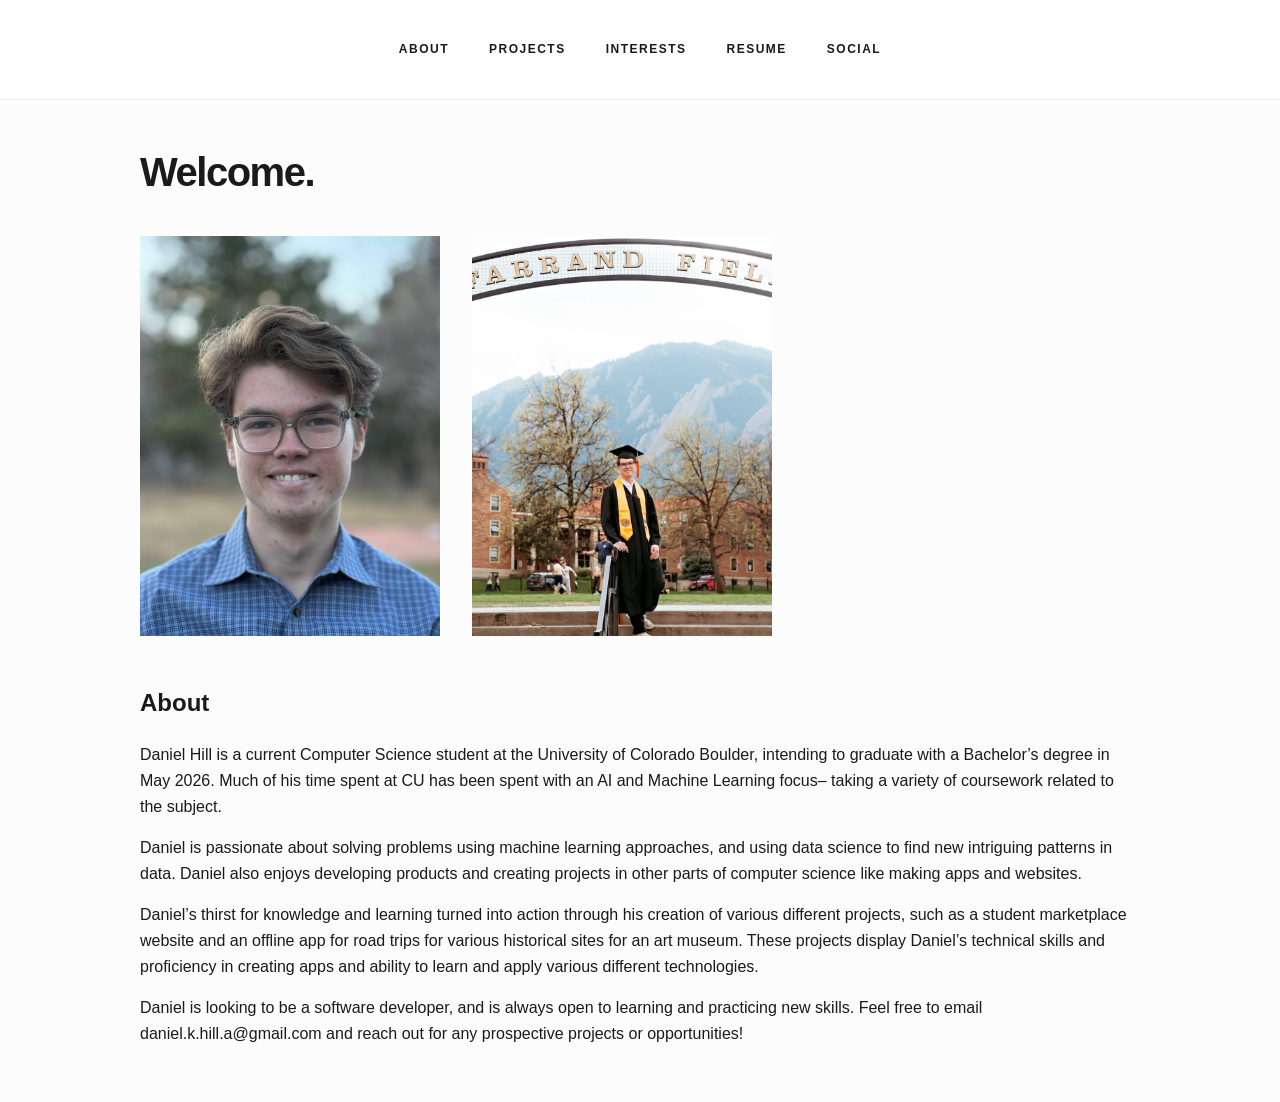
<file: index.html>
<!DOCTYPE html>
<html lang="en">
<head>
    <meta charset="UTF-8">
    <title>Portfolio | Welcome</title>
    <link rel="stylesheet" href="style.css">
</head>
<body>
    <nav>
        <a href="index.html">About</a>
        <a href="projects.html">Projects</a>
        <a href="interests.html">Interests</a>
        <a href="resume.html">Resume</a>
        <a href="social.html">Social</a>
    </nav>

    <div class="container">
        <h1>Welcome.</h1>
        <div style="display: flex; gap: 2rem; align-items: center; flex-wrap: wrap;">
            <img src="images/welcome1.jpg" alt="Professional Portrait" style="width: 300px; height: 400px; object-fit: cover;">
            <img src="images/welcome2.png" alt="Grad Photo" style="width: 300px; height: 400px; object-fit: cover;">
        </div>

        <section style="margin-top: 3rem;">
            <h2>About</h2>
            <p>
                Daniel Hill is a current Computer Science student at the University of Colorado Boulder, intending to graduate with a Bachelor’s degree in May 2026. Much of his time spent at CU has been spent with an AI and Machine Learning focus– taking a variety of coursework related to the subject.
            </p>
            <p>
                Daniel is passionate about solving problems using machine learning approaches, and using data science to find new intriguing patterns in data. Daniel also enjoys developing products and creating projects in other parts of computer science like making apps and websites.
            </p>
            <p>
                Daniel’s thirst for knowledge and learning turned into action through his creation of various different projects, such as a student marketplace website and an offline app for road trips for various historical sites for an art museum. These projects display Daniel’s technical skills and proficiency in creating apps and ability to learn and apply various different technologies.
            </p>
            <p>
                Daniel is looking to be a software developer, and is always open to learning and practicing new skills. Feel free to email daniel.k.hill.a@gmail.com and reach out for any prospective projects or opportunities!
            </p>
        </section>
    </div>
</body>
</html>
</file>
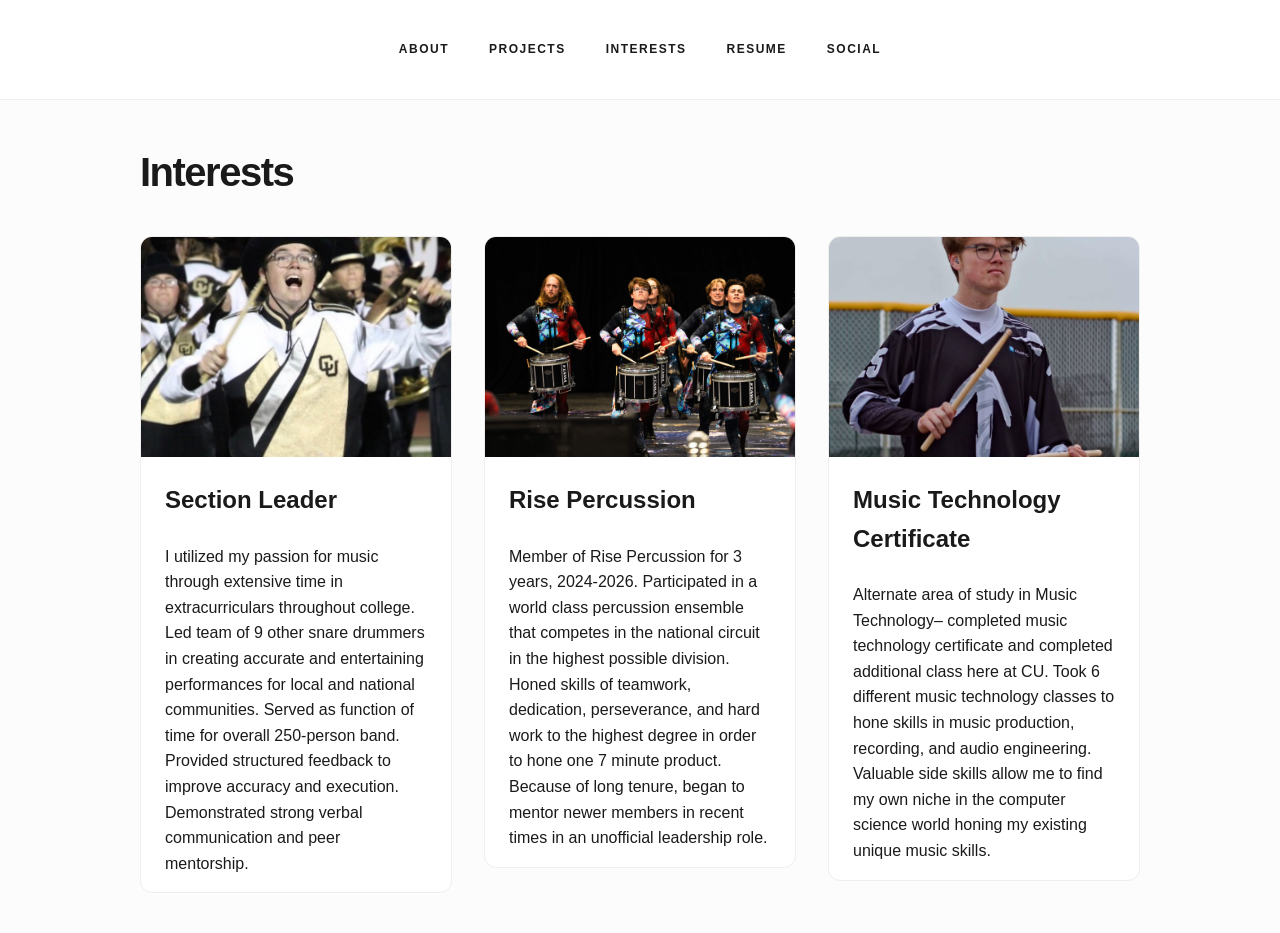
<file: interests.html>
<!DOCTYPE html>
<html lang="en">
<head>
    <meta charset="UTF-8">
    <title>Portfolio | Interests</title>
    <link rel="stylesheet" href="style.css">
</head>
<body>
    <nav>
        <a href="index.html">About</a>
        <a href="projects.html">Projects</a>
        <a href="interests.html">Interests</a>
        <a href="resume.html">Resume</a>
        <a href="social.html">Social</a>
    </nav>

    <div class="container">
        <h1>Interests</h1>
        <div class="grid">
            <div class="card">
                <img src="images/interest1.png" alt="gbmb">
                <h3>Section Leader</h3>
                <p>I utilized my passion for music through extensive time in extracurriculars throughout college. Led team of 9 other snare drummers in creating accurate and entertaining performances for local and national
communities. Served as function of time for overall 250-person band.
Provided structured feedback to improve accuracy and execution.
Demonstrated strong verbal communication and peer mentorship.
</p>
            </div>

            <div class="card">
                <img src="images/interest3.jpg" alt="rise26">
                <h3>Rise Percussion</h3>
                <p>Member of Rise Percussion for 3 years, 2024-2026. Participated in a world class percussion ensemble that competes in the national circuit in the highest possible division. Honed skills of teamwork, dedication, perseverance, and hard work to the highest degree in order to hone one 7 minute product. Because of long tenure, began to mentor newer members in recent times in an unofficial leadership role.
</p>
            </div>

            <div class="card">
                <img src="images/interest2.png" alt="rise25">
                <h3>Music Technology Certificate</h3>
                <p>Alternate area of study in Music Technology– completed music technology certificate and completed additional class here at CU. Took 6 different music technology classes to hone skills in music production, recording, and audio engineering. Valuable side skills allow me to find my own niche in the computer science world honing my existing unique music skills.
</p>
            </div>
        </div>
    </div>
</body>
</html>
</file>
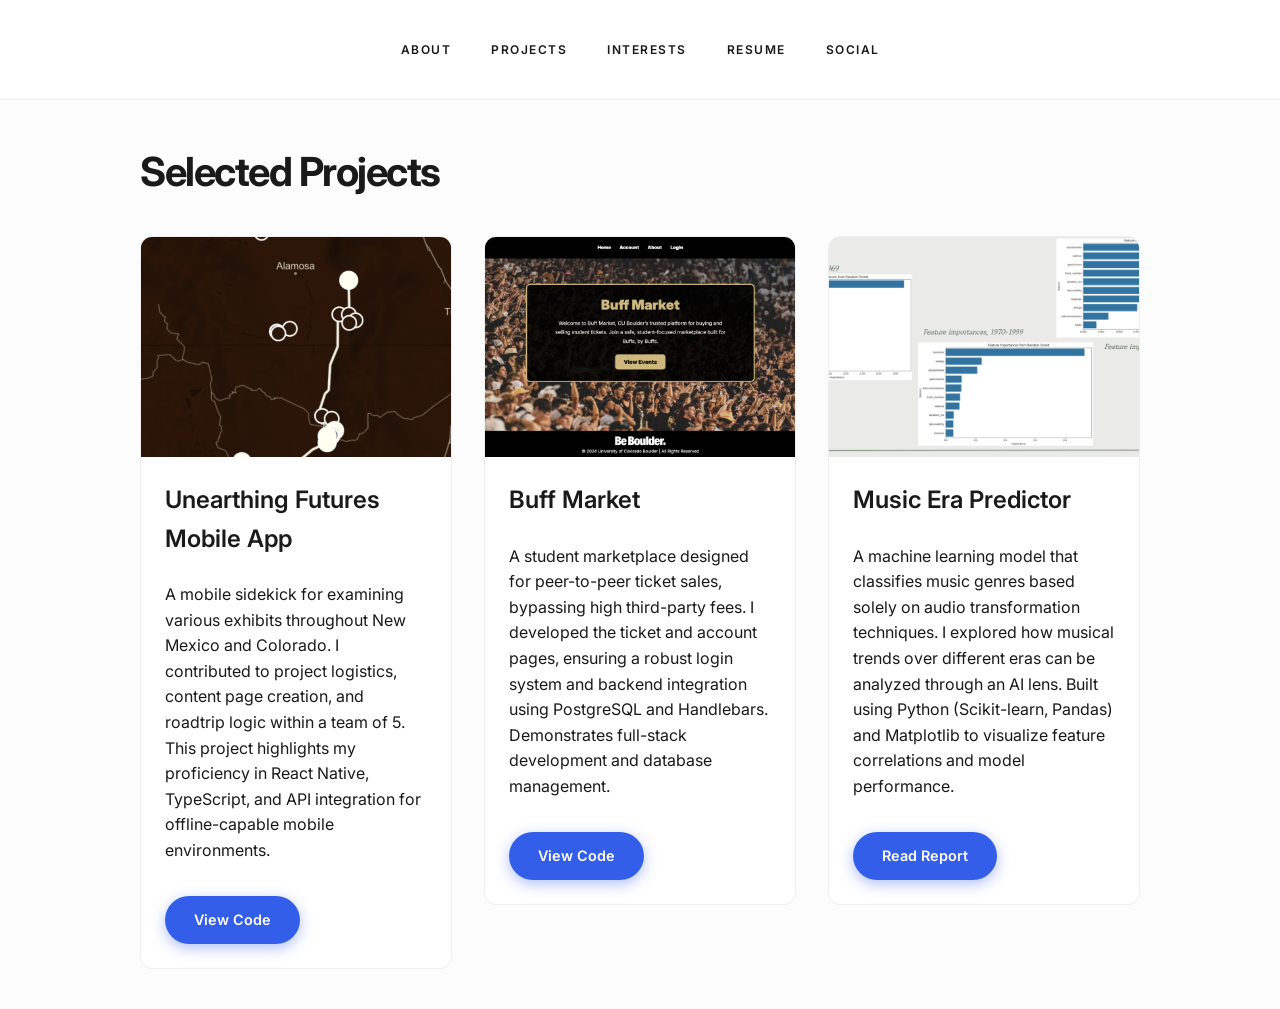
<file: projects.html>
<!DOCTYPE html>
<html lang="en">
<head>
    <meta charset="UTF-8">
    <meta name="viewport" content="width=device-width, initial-scale=1.0">
    <title>Daniel Hill | Projects</title>
    <link rel="stylesheet" href="style.css">
    <link href="https://fonts.googleapis.com/css2?family=Inter:wght@400;600;700&display=swap" rel="stylesheet">
</head>
<body>
    <nav>
        <a href="index.html">About</a>
        <a href="projects.html">Projects</a>
        <a href="interests.html">Interests</a>
        <a href="resume.html">Resume</a>
        <a href="social.html">Social</a>
    </nav>

    <div class="container">
        <h1>Selected Projects</h1>
        <div class="grid">
            
            <div class="card">
                <img src="images/project1.png" alt="Harwood Exhibit App">
                <h3>Unearthing Futures Mobile App</h3>
                <p>
                    A mobile sidekick for examining various exhibits throughout New Mexico and Colorado. 
                    I contributed to project logistics, content page creation, and roadtrip logic within 
                    a team of 5. This project highlights my proficiency in React Native, TypeScript, 
                    and API integration for offline-capable mobile environments.
                </p>
                <a href="https://github.com/Harwood-Mobile-App-Team/mobile-app" class="btn">View Code</a>
            </div>

            <div class="card">
                <img src="images/project2.png" alt="Buff Market Interface">
                <h3>Buff Market</h3>
                <p>
                    A student marketplace designed for peer-to-peer ticket sales, bypassing high 
                    third-party fees. I developed the ticket and account pages, ensuring a robust 
                    login system and backend integration using PostgreSQL and Handlebars. 
                    Demonstrates full-stack development and database management.
                </p>
                <a href="https://github.com/dahi2387/cu-marketplace" class="btn">View Code</a>
            </div>

            <div class="card">
                <img src="images/project3.png" alt="Machine Learning Data Plots">
                <h3>Music Era Predictor</h3>
                <p>
                    A machine learning model that classifies music genres based solely on audio 
                    transformation techniques. I explored how musical trends over different eras 
                    can be analyzed through an AI lens. Built using Python (Scikit-learn, Pandas) 
                    and Matplotlib to visualize feature correlations and model performance.
                </p>
                <a href="https://docs.google.com/document/d/1azVpfbRQHEJ04Wv_e_3SsCpMBQk6ki2VRdbf5UXRp2Q/edit?usp=sharing" class="btn">Read Report</a>
            </div>

        </div>
    </div>
</body>
</html>
</file>
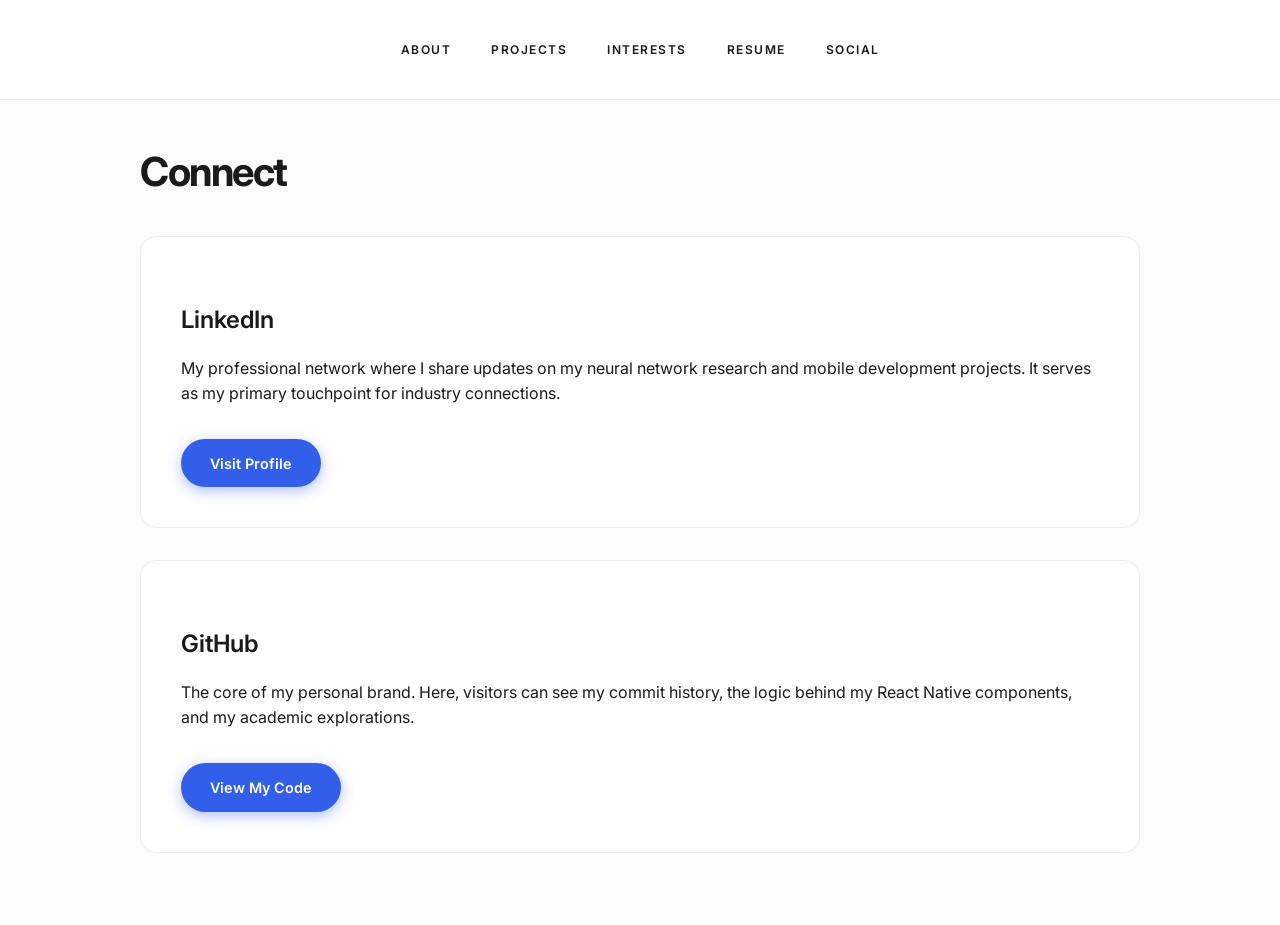
<file: social.html>
<!DOCTYPE html>
<html lang="en">
<head>
    <meta charset="UTF-8">
    <title>Daniel Hill | Connect</title>
    <link rel="stylesheet" href="style.css">
    <link href="https://fonts.googleapis.com/css2?family=Inter:wght@400;600;700&display=swap" rel="stylesheet">
</head>
<body>
    <nav>
        <a href="index.html">About</a>
        <a href="projects.html">Projects</a>
        <a href="interests.html">Interests</a>
        <a href="resume.html">Resume</a>
        <a href="social.html">Social</a>
    </nav>

    <div class="container">
        <h1>Connect</h1>
        
        <div class="social-link">
            <h3>LinkedIn</h3>
            <p>My professional network where I share updates on my neural network research and mobile development projects. It serves as my primary touchpoint for industry connections.</p>
            <a href="https://www.linkedin.com/in/danielhill30/" class="btn">Visit Profile</a>
        </div>

        <div class="social-link">
            <h3>GitHub</h3>
            <p>The core of my personal brand. Here, visitors can see my commit history, the logic behind my React Native components, and my academic explorations.</p>
            <a href="https://github.com/dahi2387" class="btn">View My Code</a>
        </div>
    </div>
</body>
</html>
</file>
<file: style.css>
:root {
    --bg-color: #fcfcfc;
    --text-color: #1a1a1a;
    --accent-color: #335eea; /* Vibrant Blue */
    --accent-hover: #1e44c2;
    --secondary-text: #666;
    --card-bg: #ffffff;
    --border-color: #eee;
    --shadow: 0 4px 12px rgba(0, 0, 0, 0.05);
    --shadow-hover: 0 12px 24px rgba(0, 0, 0, 0.1);
}

body {
    font-family: 'Inter', 'Helvetica Neue', Arial, sans-serif; /* Cleaner font */
    line-height: 1.6;
    margin: 0;
    color: var(--text-color);
    background-color: var(--bg-color);
}

/* Nav Bar Glow-up */
nav {
    padding: 2.5rem;
    display: flex;
    justify-content: center;
    background: white;
    position: sticky;
    top: 0;
    z-index: 1000;
    border-bottom: 1px solid var(--border-color);
}

nav a {
    margin: 0 20px;
    text-decoration: none;
    color: var(--text-color);
    font-weight: 600;
    text-transform: uppercase;
    font-size: 0.75rem;
    letter-spacing: 1.5px;
    transition: color 0.3s ease;
}

nav a:hover {
    color: var(--accent-color);
}

.container {
    max-width: 1000px; /* Slightly wider for the grid */
    margin: 0 auto;
    padding: 2.5rem 2rem; /* Reduced top padding from 6rem to 2.5rem */
}

h1 {
    font-size: 2.5rem; /* Reduced from 3.5rem */
    font-weight: 700;
    letter-spacing: -1.5px;
    margin-bottom: 2rem;
    margin-top: 0; /* Ensures it doesn't push away from the top */
}

h3 {
    font-size: 1.5rem;
    font-weight: 600;
    margin-bottom: 0.5rem;
}

/* The Grid and Card Animation */
.grid {
    display: grid;
    /* This ensures cards stay at a reasonable size and wrap properly */
    grid-template-columns: repeat(auto-fit, minmax(280px, 1fr)); 
    gap: 2rem;
    align-items: start;
}

.card {
    background: var(--card-bg);
    border: 1px solid var(--border-color);
    border-radius: 12px;
    overflow: hidden; /* CRITICAL: This clips images that try to "blow up" */
    display: flex;
    flex-direction: column;
    transition: all 0.4s ease;
}

.card:hover {
    transform: translateY(-8px);
    box-shadow: var(--shadow-hover);
    border-color: var(--accent-color);
}

/* 3. Lock down the images */
.card img {
    width: 100%;
    height: 220px; /* Forces a consistent height */
    object-fit: cover; /* Crops the image to fit the box instead of stretching it */
    display: block;
}

/* Add padding inside the card so text doesn't touch the edges */
.card h3, .card p, .card .btn {
    margin-left: 1.5rem;
    margin-right: 1.5rem;
}

.card h3 { margin-top: 1.5rem; }
.card .btn { margin-bottom: 1.5rem; align-self: flex-start; }

/* Social Link Button Styling */
.social-link {
    background: white;
    border: 1px solid var(--border-color);
    padding: 2.5rem;
    border-radius: 16px;
    margin-bottom: 2rem;
    transition: box-shadow 0.3s ease;
}

.social-link:hover {
    box-shadow: var(--shadow);
}

/* Turning "Visit Profile" into a Button */
.btn {
    display: inline-block;
    padding: 0.8rem 1.8rem;
    background-color: var(--accent-color);
    color: white;
    text-decoration: none;
    border-radius: 50px; /* Pill shape */
    font-weight: 600;
    font-size: 0.9rem;
    transition: all 0.3s ease;
    margin-top: 1rem;
    box-shadow: 0 4px 14px 0 rgba(51, 94, 234, 0.39);
}

.btn:hover {
    background-color: var(--accent-hover);
    transform: scale(1.05);
    box-shadow: 0 6px 20px rgba(51, 94, 234, 0.23);
}

footer {
    text-align: center;
    padding: 4rem;
    font-size: 0.8rem;
    color: var(--secondary-text);
}
</file>
